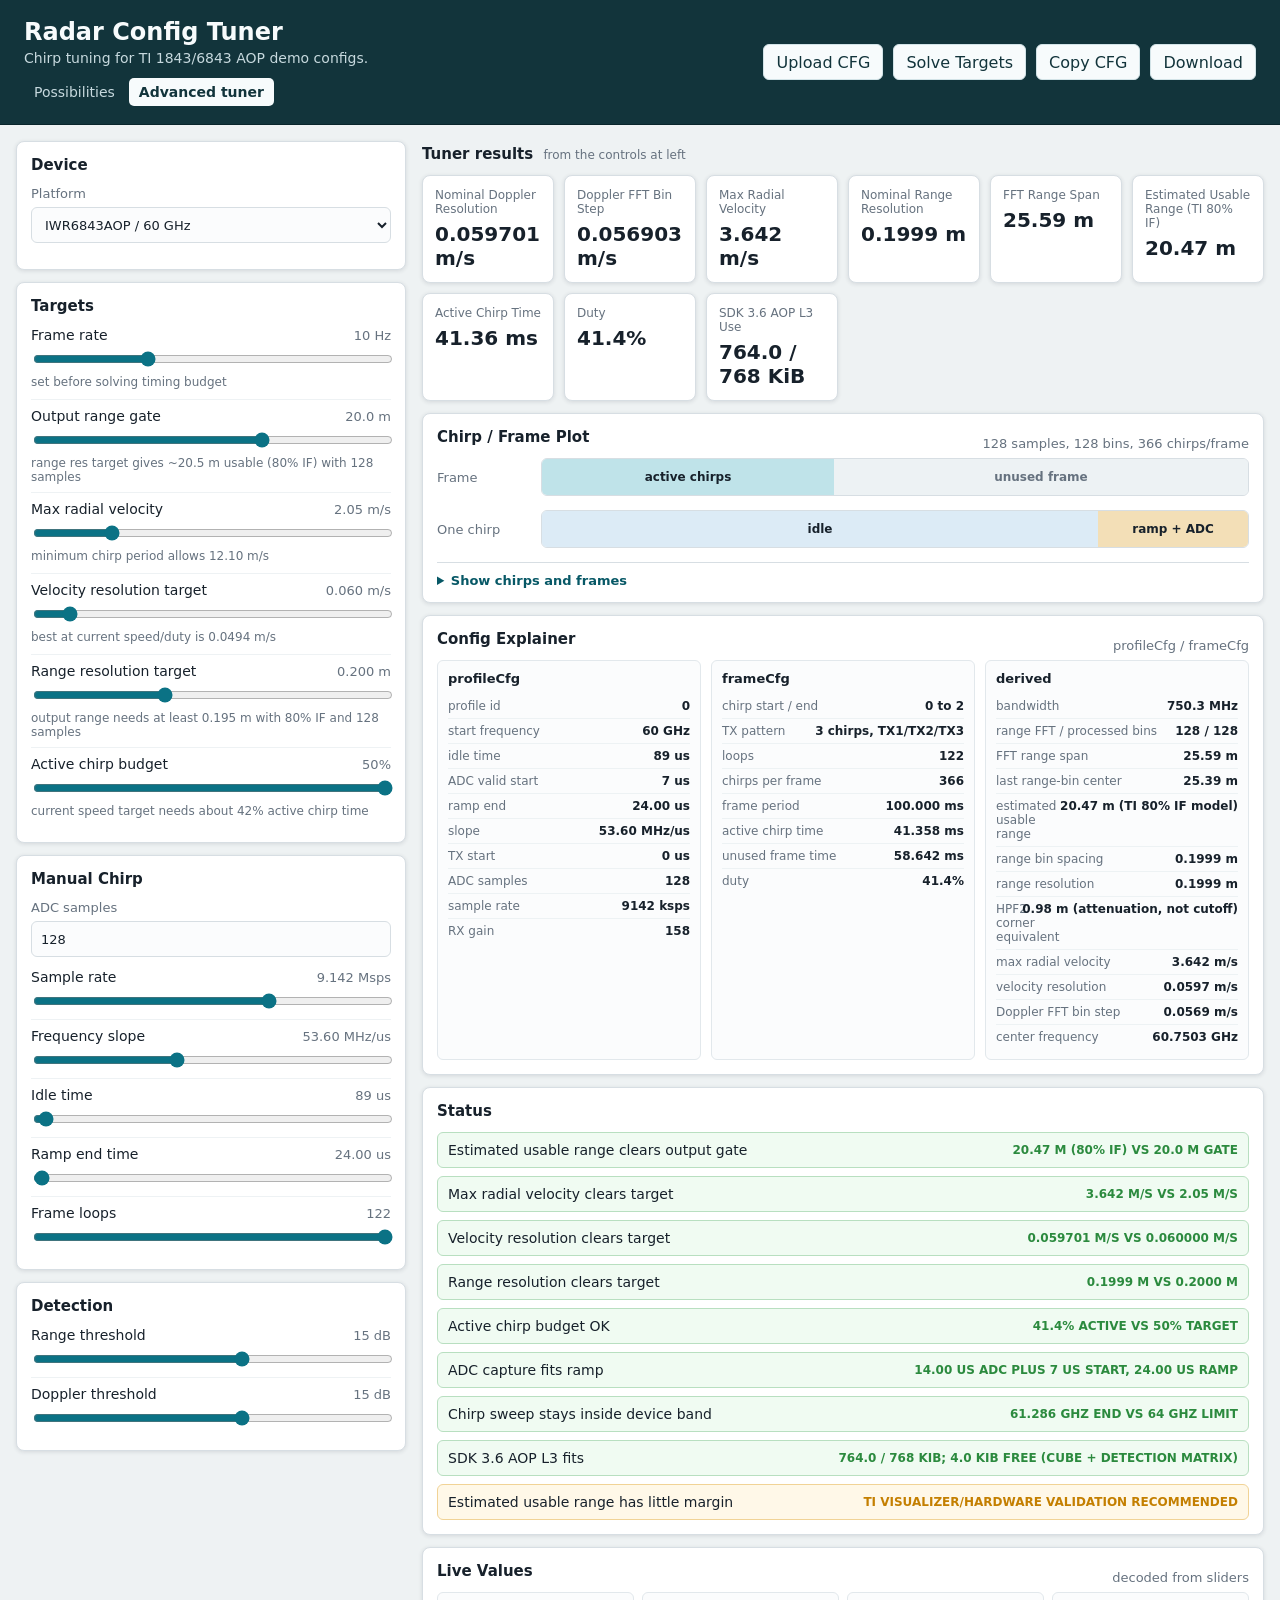
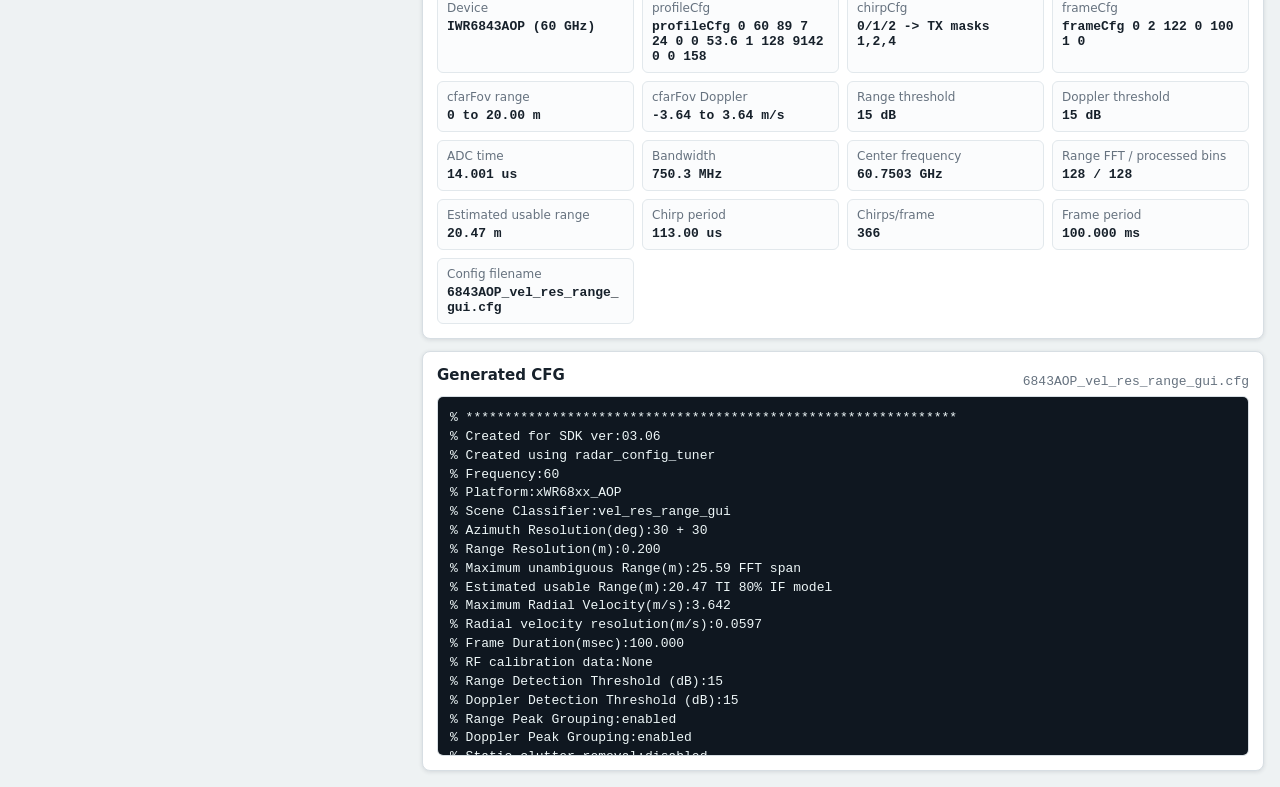
<file: index.html>
<!doctype html>
<html lang="en">
  <head>
    <meta charset="utf-8">
    <meta name="viewport" content="width=device-width, initial-scale=1">
    <title>Radar Config Tuner</title>
    <link rel="stylesheet" href="styles.css?v=sdk36-aop-4">
  </head>
  <body>
    <main class="app-shell">
      <header class="topbar">
        <div>
          <h1>Radar Config Tuner</h1>
          <p>Chirp tuning for TI 1843/6843 AOP demo configs.</p>
          <nav class="view-tabs" aria-label="Tuner views">
            <a href="possibilities.html">Possibilities</a>
            <a href="index.html" aria-current="page">Advanced tuner</a>
          </nav>
        </div>
        <div class="actions">
          <label class="upload-button" for="uploadConfig">Upload CFG
            <input id="uploadConfig" type="file" accept=".cfg,.txt,text/plain">
          </label>
          <button id="optimizeVelocity" type="button">Solve Targets</button>
          <button id="copyConfig" type="button">Copy CFG</button>
          <button id="downloadConfig" type="button">Download</button>
        </div>
      </header>

      <section class="workspace">
        <aside class="controls" aria-label="Radar tuning controls">
          <section class="panel">
            <h2>Device</h2>
            <label class="field">
              <span>Platform</span>
              <select id="device">
                <option value="6843">IWR6843AOP / 60 GHz</option>
                <option value="1843">AWR1843AOP / 77 GHz</option>
              </select>
            </label>
          </section>

          <section class="panel">
            <h2>Targets</h2>
            <div class="slider-row">
              <label for="frameRate">Frame rate</label>
              <output id="frameRateOut"></output>
              <input id="frameRate" type="range" min="1" max="30" step="1">
              <small id="frameRateBounds"></small>
            </div>
            <div class="slider-row">
              <label for="rangeGate">Output range gate</label>
              <output id="rangeGateOut"></output>
              <input id="rangeGate" type="range" min="2" max="30" step="0.1">
              <small id="rangeGateBounds"></small>
            </div>
            <div class="slider-row">
              <label for="maxVelocityTarget">Max radial velocity</label>
              <output id="maxVelocityTargetOut"></output>
              <input id="maxVelocityTarget" type="range" min="0.5" max="8" step="0.01">
              <small id="maxVelocityTargetBounds"></small>
            </div>
            <div class="slider-row">
              <label for="velocityResolutionTarget">Velocity resolution target</label>
              <output id="velocityResolutionTargetOut"></output>
              <input id="velocityResolutionTarget" type="range" min="0.02" max="0.5" step="0.001">
              <small id="velocityResolutionTargetBounds"></small>
            </div>
            <div class="slider-row">
              <label for="rangeResolutionTarget">Range resolution target</label>
              <output id="rangeResolutionTargetOut"></output>
              <input id="rangeResolutionTarget" type="range" min="0.03" max="0.5" step="0.001">
              <small id="rangeResolutionTargetBounds"></small>
            </div>
            <div class="slider-row">
              <label for="dutyLimit">Active chirp budget</label>
              <output id="dutyLimitOut"></output>
              <input id="dutyLimit" type="range" min="30" max="50" step="1">
              <small id="dutyLimitBounds"></small>
            </div>
          </section>

          <section class="panel">
            <h2>Manual Chirp</h2>
            <label class="field">
              <span>ADC samples</span>
              <input id="adcSamples" type="number" min="64" max="1024" step="1" value="128">
            </label>
            <div class="slider-row">
              <label for="sampleRate">Sample rate</label>
              <output id="sampleRateOut"></output>
              <input id="sampleRate" type="range" min="2500" max="12500" step="1">
            </div>
            <div class="slider-row">
              <label for="slope">Frequency slope</label>
              <output id="slopeOut"></output>
              <input id="slope" type="range" min="10" max="120" step="0.01">
            </div>
            <div class="slider-row">
              <label for="idleTime">Idle time</label>
              <output id="idleTimeOut"></output>
              <input id="idleTime" type="range" min="10" max="5242" step="1">
            </div>
            <div class="slider-row">
              <label for="rampEndTime">Ramp end time</label>
              <output id="rampEndTimeOut"></output>
              <input id="rampEndTime" type="range" min="10" max="5000" step="0.01">
            </div>
            <div class="slider-row">
              <label for="numLoops">Frame loops</label>
              <output id="numLoopsOut"></output>
              <input id="numLoops" type="range" min="1" max="255" step="1">
            </div>
          </section>

          <section class="panel">
            <h2>Detection</h2>
            <div class="slider-row">
              <label for="rangeThreshold">Range threshold</label>
              <output id="rangeThresholdOut"></output>
              <input id="rangeThreshold" type="range" min="1" max="25" step="1">
            </div>
            <div class="slider-row">
              <label for="dopplerThreshold">Doppler threshold</label>
              <output id="dopplerThresholdOut"></output>
              <input id="dopplerThreshold" type="range" min="1" max="25" step="1">
            </div>
          </section>
        </aside>

        <section class="main-area">
          <section id="uploadedPanel" class="panel uploaded-panel" aria-labelledby="uploadedHeading" hidden>
            <div class="config-header">
              <h2 id="uploadedHeading">Uploaded config analysis</h2>
              <span id="uploadedName"></span>
            </div>
            <p id="uploadMessage" role="status" aria-live="polite"></p>
            <div id="uploadedMetrics" class="uploaded-metrics"></div>
            <div id="uploadedExplainer" class="explainer-grid"></div>
            <div id="uploadedWarnings" class="upload-warnings"></div>
          </section>
          <h2 class="tuner-heading">Tuner results <small>from the controls at left</small></h2>
          <section class="metrics" aria-label="Derived radar metrics">
            <article class="metric">
              <span>Nominal Doppler Resolution</span>
              <strong id="velocityResolution">-</strong>
            </article>
            <article class="metric">
              <span>Doppler FFT Bin Step</span>
              <strong id="dopplerStep">-</strong>
            </article>
            <article class="metric">
              <span>Max Radial Velocity</span>
              <strong id="maxVelocity">-</strong>
            </article>
            <article class="metric">
              <span>Nominal Range Resolution</span>
              <strong id="rangeResolution">-</strong>
            </article>
            <article class="metric">
              <span>FFT Range Span</span>
              <strong id="fftSpan">-</strong>
            </article>
            <article class="metric">
              <span>Estimated Usable Range (TI 80% IF)</span>
              <strong id="usableRange">-</strong>
            </article>
            <article class="metric">
              <span>Active Chirp Time</span>
              <strong id="activeTime">-</strong>
            </article>
            <article class="metric">
              <span>Duty</span>
              <strong id="duty">-</strong>
            </article>
            <article class="metric">
              <span>SDK 3.6 AOP L3 Use</span>
              <strong id="l3Usage">-</strong>
            </article>
          </section>

          <section class="panel timing-panel">
            <div class="config-header">
              <h2>Chirp / Frame Plot</h2>
              <span id="plotSummary"></span>
            </div>
            <div id="timingGraphic" class="timing-graphic"></div>
            <details id="timingDetails" class="timing-details">
              <summary>Show chirps and frames</summary>
              <div id="timingDetailsContent"></div>
            </details>
          </section>

          <section class="panel values-panel">
            <div class="config-header">
              <h2>Config Explainer</h2>
              <span>profileCfg / frameCfg</span>
            </div>
            <div id="cfgExplainer" class="explainer-grid"></div>
          </section>

          <section class="panel status-panel">
            <h2>Status</h2>
            <div id="statusList" class="status-list"></div>
          </section>

          <section class="panel values-panel">
            <div class="config-header">
              <h2>Live Values</h2>
              <span>decoded from sliders</span>
            </div>
            <div id="liveValues" class="value-grid"></div>
          </section>

          <section class="panel config-panel">
            <div class="config-header">
              <h2>Generated CFG</h2>
              <span id="configName"></span>
            </div>
            <textarea id="configText" spellcheck="false"></textarea>
          </section>
        </section>
      </section>
    </main>

    <script src="sdk36-aop-limits.js?v=sdk36-aop-4"></script>
    <script src="config-analysis.js?v=sdk36-aop-4"></script>
    <script src="app.js?v=sdk36-aop-4"></script>
  </body>
</html>
</file>
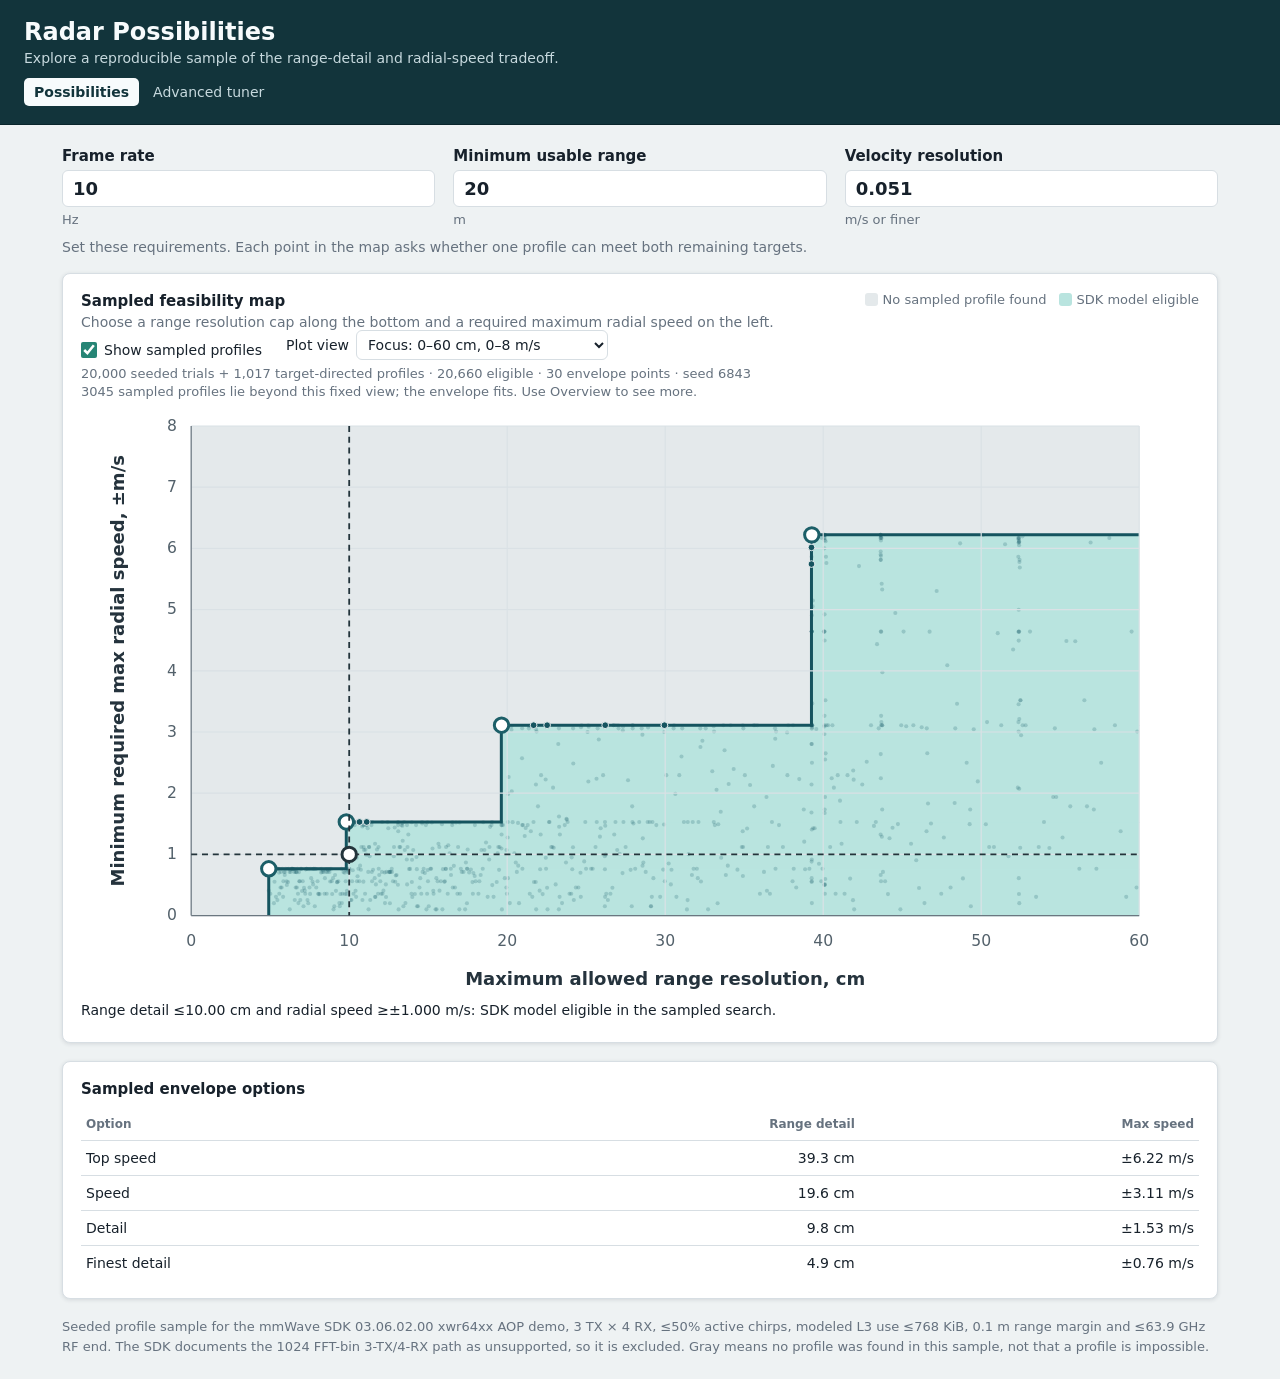
<file: possibilities.html>
<!doctype html>
<html lang="en">
  <head>
    <meta charset="utf-8">
    <meta name="viewport" content="width=device-width, initial-scale=1">
    <title>Radar Possibilities</title>
    <link rel="stylesheet" href="styles.css?v=sdk36-aop-4">
    <link rel="stylesheet" href="possibilities.css?v=1">
  </head>
  <body>
    <header class="topbar">
      <div>
        <h1>Radar Possibilities</h1>
        <p>Explore a reproducible sample of the range-detail and radial-speed tradeoff.</p>
        <nav class="view-tabs" aria-label="Tuner views">
          <a href="possibilities.html" aria-current="page">Possibilities</a>
          <a href="index.html">Advanced tuner</a>
        </nav>
      </div>
    </header>
    <main class="possibilities-shell">
      <section class="possibilities-controls" aria-label="Fixed radar requirements">
        <label>Frame rate <input id="frameRateInput" type="number" min="1" max="30" step="0.1" value="10"> <span>Hz</span></label>
        <label>Minimum usable range <input id="rangeInput" type="number" min="2" max="30" step="0.1" value="20"> <span>m</span></label>
        <label>Velocity resolution <input id="resolutionInput" type="number" min="0.045" max="0.300" step="0.001" value="0.051"> <span>m/s or finer</span></label>
        <p>Set these requirements. Each point in the map asks whether one profile can meet both remaining targets.</p>
      </section>

      <section class="possibilities-chart panel" aria-labelledby="chartTitle">
        <div class="chart-heading">
          <div>
            <h2 id="chartTitle">Sampled feasibility map</h2>
            <p>Choose a range resolution cap along the bottom and a required maximum radial speed on the left.</p>
          </div>
          <div class="status-key" aria-label="Evidence status">
            <span><i class="no-symbol" aria-hidden="true"></i> No sampled profile found</span>
            <span><i class="model-symbol" aria-hidden="true"></i> SDK model eligible</span>
          </div>
        </div>
        <div class="plot-controls">
          <label class="overlay-toggle"><input id="samplePointsInput" type="checkbox" checked> Show sampled profiles</label>
          <label class="axis-view-label">Plot view
            <select id="axisViewInput">
              <option value="focus">Focus: 0–60 cm, 0–8 m/s</option>
              <option value="overview">Overview: 0–300 cm, 0–20 m/s</option>
            </select>
          </label>
        </div>
        <p id="sampleStats" class="sample-stats" aria-live="polite"></p>
        <p id="axisNotice" class="axis-notice" aria-live="polite"></p>
        <svg id="possibilityPlot" viewBox="0 0 900 500" role="img" aria-label="Feasibility of range resolution and maximum radial speed targets for the selected frame rate, range, and velocity resolution"></svg>
        <p id="plotDetail" class="plot-detail" aria-live="polite"></p>
        <p id="emptyMessage" class="empty-message" hidden>No eligible profile was found in this sample. Try a lower frame rate, shorter range, or coarser velocity resolution.</p>
      </section>

      <section class="possibilities-lists">
        <div class="panel">
          <h2>Sampled envelope options</h2>
          <div id="envelopeTable"></div>
        </div>
      </section>
      <p class="scope-note">Seeded profile sample for the mmWave SDK 03.06.02.00 xwr64xx AOP demo, 3 TX × 4 RX, ≤50% active chirps, modeled L3 use ≤768 KiB, 0.1 m range margin and ≤63.9 GHz RF end. The SDK documents the 1024 FFT-bin 3-TX/4-RX path as unsupported, so it is excluded. Gray means no profile was found in this sample, not that a profile is impossible.</p>
    </main>
    <script src="sdk36-aop-limits.js?v=sdk36-aop-4"></script>
    <script src="aop-possibilities.js?v=2"></script>
    <script src="aop-profile-sampler.js?v=1"></script>
    <script src="possibilities.js?v=4"></script>
  </body>
</html>
</file>
<file: styles.css>
:root {
  color-scheme: light;
  --bg: #eef2f3;
  --panel: #ffffff;
  --ink: #17212b;
  --muted: #66727f;
  --line: #d7dee3;
  --accent: #0b7285;
  --accent-dark: #075866;
  --ok: #2b8a3e;
  --warn: #c47f00;
  --bad: #c92a2a;
  --shadow: 0 1px 4px rgba(21, 37, 50, 0.12);
}

* {
  box-sizing: border-box;
}

body {
  margin: 0;
  background: var(--bg);
  color: var(--ink);
  font-family: Inter, ui-sans-serif, system-ui, -apple-system, BlinkMacSystemFont, "Segoe UI", sans-serif;
}

button,
select,
input,
textarea {
  font: inherit;
}

[hidden] {
  display: none !important;
}

.app-shell {
  min-height: 100vh;
  display: flex;
  flex-direction: column;
}

.topbar {
  display: flex;
  align-items: center;
  justify-content: space-between;
  gap: 24px;
  padding: 18px 24px;
  background: #12343b;
  color: #f7fbfc;
  border-bottom: 1px solid #09252b;
}

.topbar h1 {
  margin: 0;
  font-size: 24px;
  font-weight: 700;
  letter-spacing: 0;
}

.topbar p {
  margin: 4px 0 0;
  color: #c7d9de;
  font-size: 14px;
}

.view-tabs { display: flex; gap: 4px; margin-top: 12px; }
.view-tabs a { color: #c7d9de; text-decoration: none; padding: 6px 10px; border-radius: 5px; font-size: 14px; }
.view-tabs a:hover, .view-tabs a:focus-visible { color: #fff; background: #2b5660; }
.view-tabs a[aria-current="page"] { color: #12343b; background: #f7fbfc; font-weight: 700; }

.actions {
  display: flex;
  gap: 10px;
  flex-wrap: wrap;
  justify-content: flex-end;
}

button,
.upload-button {
  min-height: 36px;
  border: 1px solid #d2e3e7;
  border-radius: 6px;
  padding: 0 12px;
  background: #f7fbfc;
  color: #12343b;
  cursor: pointer;
  box-shadow: none;
}

button:hover,
.upload-button:hover {
  border-color: #ffffff;
  background: #ffffff;
}

.upload-button {
  display: inline-flex;
  align-items: center;
  position: relative;
}

.upload-button:focus-within {
  outline: 2px solid #8ed5e1;
  outline-offset: 2px;
}

.upload-button input {
  position: absolute;
  width: 1px;
  height: 1px;
  opacity: 0;
}

.workspace {
  flex: 1;
  display: grid;
  grid-template-columns: minmax(320px, 390px) minmax(0, 1fr);
  gap: 16px;
  padding: 16px;
}

.controls {
  display: flex;
  flex-direction: column;
  gap: 12px;
}

.panel {
  background: var(--panel);
  border: 1px solid var(--line);
  border-radius: 8px;
  padding: 14px;
  box-shadow: var(--shadow);
}

.panel h2 {
  margin: 0 0 12px;
  font-size: 15px;
  letter-spacing: 0;
}

.field {
  display: grid;
  grid-template-columns: 1fr;
  gap: 6px;
  margin-bottom: 12px;
  color: var(--muted);
  font-size: 13px;
}

.field select,
.field input[type="number"] {
  width: 100%;
  min-height: 36px;
  border: 1px solid var(--line);
  border-radius: 6px;
  padding: 0 9px;
  background: #fbfcfd;
  color: var(--ink);
}

.toggle {
  display: flex;
  align-items: center;
  gap: 9px;
  color: var(--ink);
  font-size: 14px;
}

.toggle input {
  width: 18px;
  height: 18px;
  accent-color: var(--accent);
}

.slider-row {
  display: grid;
  grid-template-columns: minmax(0, 1fr) auto;
  gap: 6px 12px;
  align-items: center;
  padding: 8px 0;
  border-top: 1px solid #eef2f4;
}

.slider-row:first-of-type {
  border-top: 0;
  padding-top: 0;
}

.slider-row label {
  color: var(--ink);
  font-size: 14px;
}

.slider-row output {
  min-width: 86px;
  text-align: right;
  color: var(--muted);
  font-variant-numeric: tabular-nums;
  font-size: 13px;
}

.slider-row input[type="range"] {
  grid-column: 1 / -1;
  width: 100%;
  accent-color: var(--accent);
}

.slider-row small {
  grid-column: 1 / -1;
  color: var(--muted);
  font-size: 12px;
  min-height: 16px;
}

.main-area {
  min-width: 0;
  display: grid;
  grid-template-rows: auto auto auto minmax(360px, 1fr);
  gap: 12px;
}

.tuner-heading {
  margin: 4px 0 0;
  font-size: 15px;
}

.tuner-heading small {
  margin-left: 5px;
  color: var(--muted);
  font-size: 12px;
  font-weight: 400;
}

.metrics {
  display: grid;
  grid-template-columns: repeat(6, minmax(130px, 1fr));
  gap: 10px;
}

.uploaded-panel {
  display: grid;
  gap: 12px;
}

.uploaded-panel .config-header h2 {
  margin-bottom: 0;
}

.uploaded-panel > p {
  margin: 0;
  color: var(--muted);
  font-size: 13px;
}

.uploaded-metrics {
  display: grid;
  grid-template-columns: repeat(3, minmax(160px, 1fr));
  gap: 10px;
}

.uploaded-metrics .metric small {
  display: block;
  margin-top: 6px;
  color: var(--muted);
  font-size: 12px;
}

.upload-warnings p {
  margin: 0 0 6px;
  padding: 9px 10px;
  border: 1px solid #f1d396;
  border-radius: 6px;
  background: #fff8e8;
  color: var(--ink);
  font-size: 13px;
}

.upload-warnings .upload-error {
  border-color: #efb6b6;
  background: #fff1f1;
  color: var(--bad);
}

.metric {
  background: var(--panel);
  border: 1px solid var(--line);
  border-radius: 8px;
  padding: 12px;
  box-shadow: var(--shadow);
}

.metric span {
  display: block;
  color: var(--muted);
  font-size: 12px;
  margin-bottom: 6px;
}

.metric strong {
  display: block;
  color: var(--ink);
  font-size: 20px;
  font-variant-numeric: tabular-nums;
}

.status-list {
  display: grid;
  gap: 8px;
}

.timing-graphic {
  display: grid;
  gap: 14px;
}

.timing-details {
  margin-top: 14px;
  border-top: 1px solid var(--line);
  padding-top: 10px;
}

.timing-details summary {
  width: fit-content;
  color: var(--accent-dark);
  font-size: 13px;
  font-weight: 650;
  cursor: pointer;
}

.timing-details summary:focus-visible {
  outline: 2px solid var(--accent);
  outline-offset: 3px;
}

#timingDetailsContent {
  display: grid;
  gap: 12px;
  margin-top: 12px;
}

.graph-legend {
  display: flex;
  flex-wrap: wrap;
  align-items: center;
  gap: 12px;
  font-size: 12px;
}

.graph-legend span {
  display: inline-flex;
  align-items: center;
  gap: 5px;
}

.graph-legend i {
  display: inline-block;
  width: 14px;
  height: 10px;
  border-radius: 2px;
}

.legend-tx1 { background: #43a6b5; }
.legend-tx2 { background: #78a9d2; }
.legend-tx3 { background: #e5ad57; }
.legend-idle { background: #e2e9ed; }
.legend-adc { background: #17343d; }

.timing-graph-scroll {
  overflow-x: auto;
  border: 1px solid var(--line);
  border-radius: 6px;
  background: #fbfcfd;
}

.timing-svg {
  display: block;
  width: 100%;
  min-width: 650px;
  height: auto;
}

.graph-frame {
  fill: #e9eff2;
  stroke: #cbd8de;
}

.graph-title {
  fill: var(--ink);
  font-size: 14px;
  font-weight: 650;
}

.graph-label {
  fill: var(--muted);
  font-size: 12px;
}

.graph-guide {
  stroke: #cdd9de;
  stroke-width: 1;
}

.graph-loop-line {
  stroke: #9eb5bf;
  stroke-width: 1;
  stroke-dasharray: 3 3;
}

.zoom-control {
  display: grid;
  gap: 6px;
  font-size: 13px;
}

.zoom-control strong {
  margin-left: 4px;
  color: var(--accent-dark);
}

.zoom-control input {
  width: 100%;
  accent-color: var(--accent);
}

.timing-note {
  margin: 0;
  color: var(--muted);
  font-size: 12px;
}

.timing-row {
  display: grid;
  grid-template-columns: 92px minmax(0, 1fr);
  gap: 12px;
  align-items: center;
}

.timing-row > span {
  color: var(--muted);
  font-size: 13px;
}

.frame-track,
.chirp-track {
  display: flex;
  height: 38px;
  overflow: hidden;
  border: 1px solid var(--line);
  border-radius: 6px;
  background: #f5f8f9;
}

.frame-active,
.frame-unused,
.chirp-idle,
.chirp-ramp {
  display: flex;
  align-items: center;
  justify-content: center;
  min-width: 72px;
  padding: 0 8px;
  color: var(--ink);
  font-size: 12px;
  font-weight: 650;
  white-space: nowrap;
}

.frame-active {
  background: #bfe3e9;
}

.frame-unused {
  background: #edf2f4;
  color: var(--muted);
}

.chirp-idle {
  background: #dcebf6;
}

.chirp-ramp {
  background: #f3dfb7;
}

.explainer-grid {
  display: grid;
  grid-template-columns: repeat(3, minmax(210px, 1fr));
  gap: 10px;
}

.explainer-section {
  border: 1px solid #e2e8ec;
  border-radius: 6px;
  background: #fbfcfd;
  padding: 10px;
}

.explainer-section h3 {
  margin: 0 0 8px;
  font-size: 13px;
  letter-spacing: 0;
}

.explainer-item {
  display: grid;
  grid-template-columns: minmax(0, 1fr) auto;
  gap: 10px;
  padding: 5px 0;
  border-top: 1px solid #edf2f4;
  font-size: 12px;
}

.explainer-item:first-of-type {
  border-top: 0;
}

.explainer-item span {
  color: var(--muted);
}

.explainer-item strong {
  color: var(--ink);
  font-weight: 650;
  font-variant-numeric: tabular-nums;
  text-align: right;
}

.status-item {
  display: flex;
  align-items: center;
  justify-content: space-between;
  gap: 12px;
  border: 1px solid var(--line);
  border-radius: 6px;
  padding: 9px 10px;
  font-size: 14px;
}

.status-item strong {
  font-size: 12px;
  text-transform: uppercase;
  letter-spacing: 0;
}

.status-ok {
  border-color: #b8dfc0;
  background: #f0fbf2;
}

.status-ok strong {
  color: var(--ok);
}

.status-warn {
  border-color: #f1d396;
  background: #fff8e8;
}

.status-warn strong {
  color: var(--warn);
}

.status-bad {
  border-color: #efb6b6;
  background: #fff1f1;
}

.status-bad strong {
  color: var(--bad);
}

.config-panel {
  min-height: 0;
  display: flex;
  flex-direction: column;
}

.config-header {
  display: flex;
  align-items: center;
  justify-content: space-between;
  gap: 12px;
}

.config-header span {
  color: var(--muted);
  font-size: 13px;
}

.value-grid {
  display: grid;
  grid-template-columns: repeat(4, minmax(170px, 1fr));
  gap: 8px;
}

.value-item {
  border: 1px solid #e2e8ec;
  border-radius: 6px;
  padding: 8px 9px;
  background: #fbfcfd;
}

.value-item span {
  display: block;
  color: var(--muted);
  font-size: 12px;
  margin-bottom: 4px;
}

.value-item strong {
  display: block;
  overflow-wrap: anywhere;
  font-family: ui-monospace, SFMono-Regular, Menlo, Consolas, monospace;
  font-size: 13px;
  font-weight: 650;
  color: var(--ink);
}

#configName {
  color: var(--muted);
  font-size: 13px;
  font-family: ui-monospace, SFMono-Regular, Menlo, Consolas, monospace;
}

#configText {
  flex: 1;
  width: 100%;
  min-height: 360px;
  resize: none;
  border: 1px solid var(--line);
  border-radius: 6px;
  padding: 12px;
  background: #0f1720;
  color: #eef7f8;
  font-family: ui-monospace, SFMono-Regular, Menlo, Consolas, monospace;
  font-size: 13px;
  line-height: 1.45;
  white-space: pre;
}

@media (max-width: 1150px) {
  .workspace {
    grid-template-columns: 1fr;
  }

  .metrics {
    grid-template-columns: repeat(3, minmax(130px, 1fr));
  }

  .uploaded-metrics {
    grid-template-columns: repeat(2, minmax(130px, 1fr));
  }

  .value-grid {
    grid-template-columns: repeat(2, minmax(150px, 1fr));
  }

  .explainer-grid {
    grid-template-columns: 1fr;
  }
}

@media (max-width: 720px) {
  .topbar {
    align-items: stretch;
    flex-direction: column;
  }

  .actions {
    justify-content: flex-start;
  }

  .workspace {
    padding: 10px;
  }

  .metrics {
    grid-template-columns: repeat(2, minmax(120px, 1fr));
  }

  .uploaded-metrics {
    grid-template-columns: 1fr;
  }

  .value-grid {
    grid-template-columns: 1fr;
  }

}
</file>
<file: possibilities.css>
.possibilities-shell { width: min(1200px, 100%); margin: 0 auto; padding: 22px; display: grid; gap: 18px; }
.possibilities-controls { display: grid; grid-template-columns: repeat(3, minmax(0, 1fr)); gap: 12px 18px; align-items: end; }
.possibilities-controls label { display: flex; flex-wrap: wrap; gap: 5px; align-items: center; font-weight: 700; font-size: 15px; }
.possibilities-controls label span { color: var(--muted); font-weight: 400; font-size: 13px; }
.possibilities-controls input { display: block; width: 100%; min-width: 0; border: 1px solid var(--line); border-radius: 6px; padding: 7px 10px; background: var(--panel); color: var(--ink); font-size: 18px; font-weight: 700; }
.possibilities-controls p { grid-column: 1 / -1; margin: 0; color: var(--muted); font-size: 14px; }
.possibilities-chart { padding: 18px; }
.chart-heading, .list-heading { display: flex; justify-content: space-between; gap: 16px; align-items: flex-start; }
.chart-heading h2, .list-heading h2, .possibilities-lists h2 { margin: 0 0 4px; }
.chart-heading p, .list-note { margin: 0; color: var(--muted); font-size: 14px; }
.status-key { display: flex; flex-wrap: wrap; gap: 12px; color: var(--muted); font-size: 13px; }
.status-key span { display: inline-flex; align-items: center; gap: 5px; }
.overlay-toggle { display: inline-flex; align-items: center; gap: 7px; margin: 9px 0 0; color: var(--ink); font-size: 14px; cursor: pointer; }
.overlay-toggle input { width: 16px; height: 16px; margin: 0; accent-color: #268575; }
.plot-controls { display: flex; flex-wrap: wrap; align-items: center; gap: 12px 24px; }
.axis-view-label { display: inline-flex; align-items: center; gap: 7px; font-size: 14px; }
.axis-view-label select { border: 1px solid var(--line); border-radius: 6px; padding: 5px 7px; background: var(--panel); color: var(--ink); font: inherit; }
.sample-stats { margin: 6px 0 0; color: var(--muted); font-size: 13px; }
.axis-notice { min-height: 18px; margin: 3px 0 0; color: var(--muted); font-size: 13px; }
.no-symbol, .model-symbol { display: inline-block; width: 13px; height: 13px; border-radius: 3px; }
.no-symbol { background: #e4e9eb; }
.model-symbol { background: #b9e4df; }
#possibilityPlot { display: block; width: 100%; height: auto; max-height: 600px; }
#possibilityPlot .axis { stroke: #6b7780; stroke-width: 1; }
#possibilityPlot .gridline { stroke: #dae1e5; stroke-width: 1; }
#possibilityPlot .axis-text { fill: #53616b; font-size: 13px; }
#possibilityPlot .axis-label { fill: #25333d; font-size: 15px; font-weight: 600; }
#possibilityPlot .feasible-empty { fill: #e4e9eb; }
#possibilityPlot .feasible-model { fill: #b9e4df; }
#possibilityPlot .sample-point { fill: #185b69; opacity: .22; pointer-events: none; }
#possibilityPlot .envelope-line { fill: none; stroke: #15545f; stroke-width: 2.5; pointer-events: none; }
#possibilityPlot .envelope-point { fill: #15545f; stroke: #fff; stroke-width: .7; cursor: pointer; }
#possibilityPlot .model-point { fill: #fff; stroke: #1c5f68; stroke-width: 2.5; }
#possibilityPlot .model-point { cursor: pointer; }
#possibilityPlot .selection-line { stroke: #23343b; stroke-width: 1.5; stroke-dasharray: 5 4; }
#possibilityPlot .selection-point { fill: #fff; stroke: #23343b; stroke-width: 2.5; }
.plot-detail { min-height: 22px; margin: 0; color: var(--ink); font-size: 14px; }
.empty-message { margin: 16px 0; color: var(--bad); font-weight: 700; }
.possibilities-lists { display: grid; grid-template-columns: 1fr; gap: 18px; }
.possibilities-lists .panel { min-width: 0; padding: 18px; }
.summary-table { border-collapse: collapse; width: 100%; margin-top: 10px; font-size: 14px; }
.summary-table th, .summary-table td { padding: 9px 5px; border-bottom: 1px solid var(--line); text-align: left; }
.summary-table th:not(:first-child), .summary-table td:not(:first-child) { text-align: right; white-space: nowrap; }
.summary-table th { color: var(--muted); font-size: 12px; font-weight: 600; }
.summary-table tbody tr:last-child td { border-bottom: 0; }
.status-pill { display: inline-block; color: var(--ok); font-weight: 700; }
.scope-note { color: var(--muted); font-size: 13px; line-height: 1.55; margin: 0; }
@media (max-width: 800px) { .possibilities-lists { grid-template-columns: 1fr; } .chart-heading { flex-direction: column; } }
@media (max-width: 620px) { .possibilities-shell { padding: 12px; } .possibilities-controls { grid-template-columns: 1fr; } .summary-table { font-size: 12px; } }
</file>
